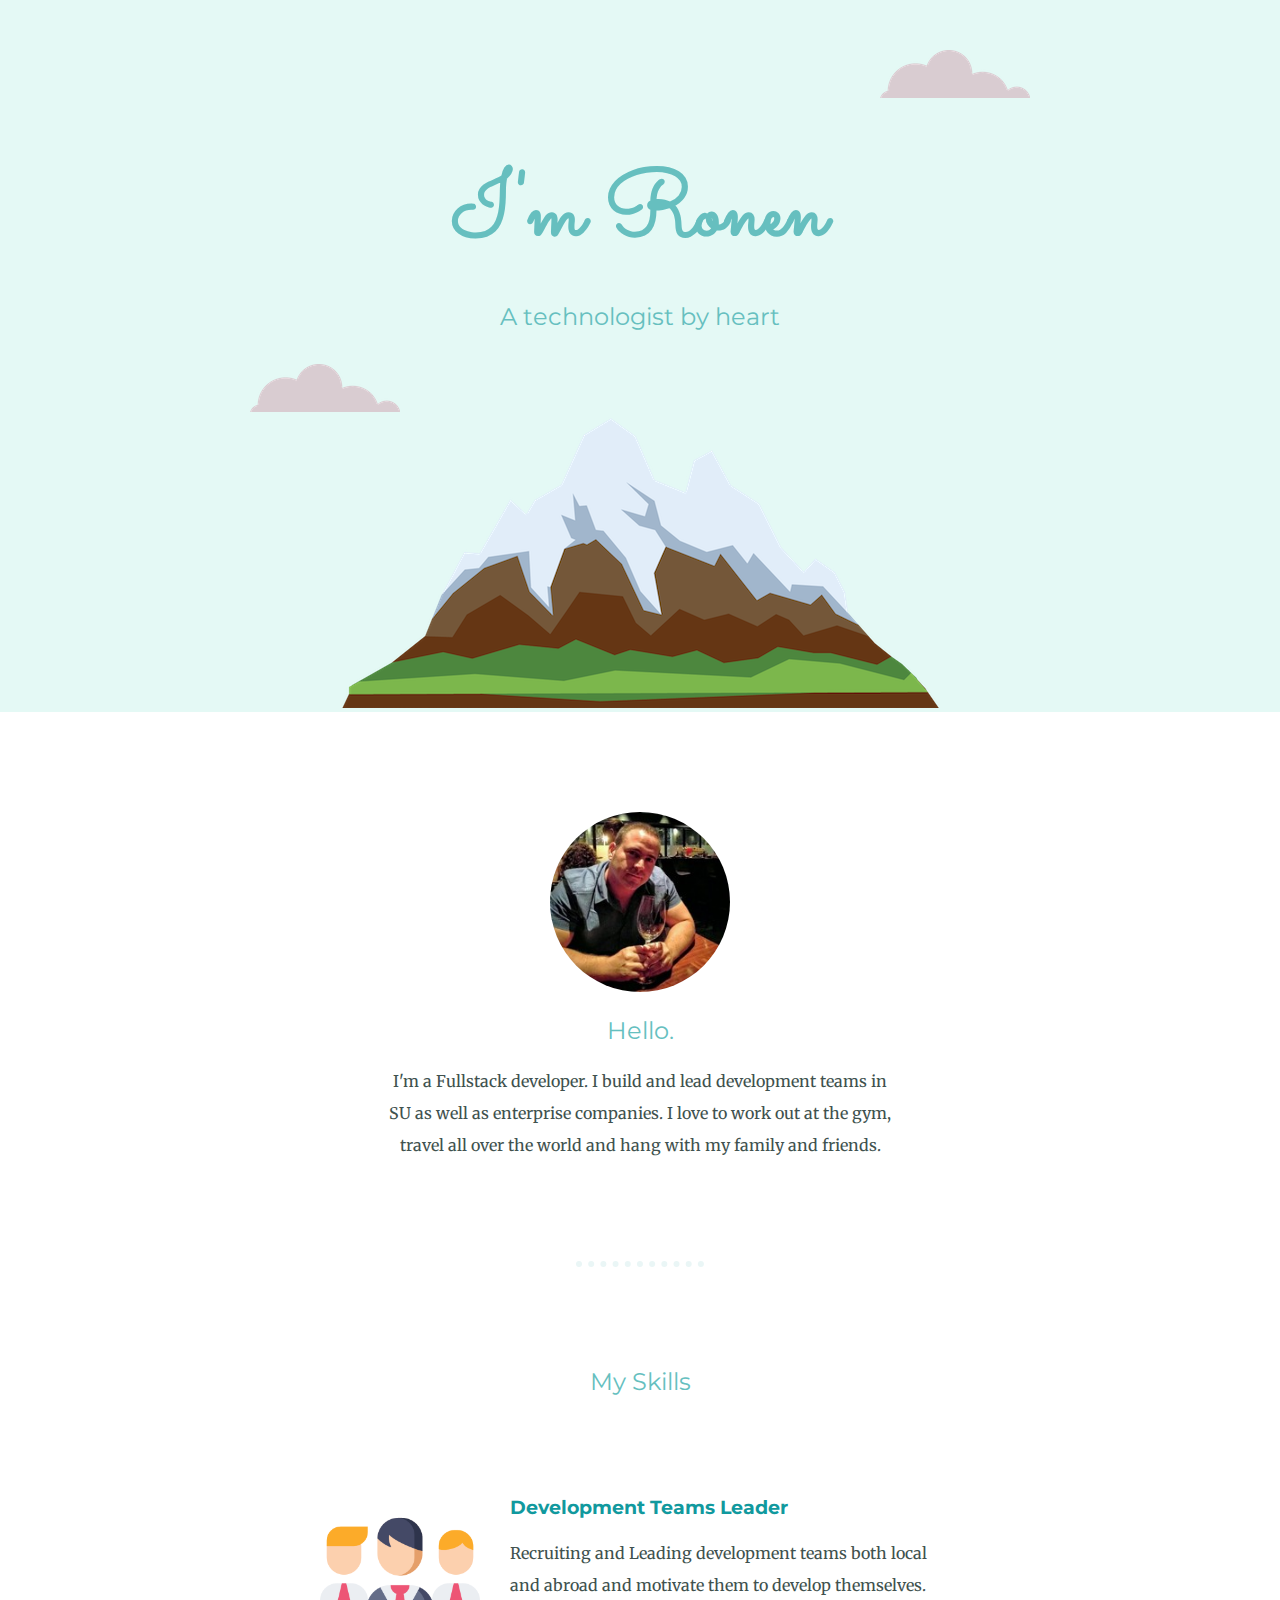
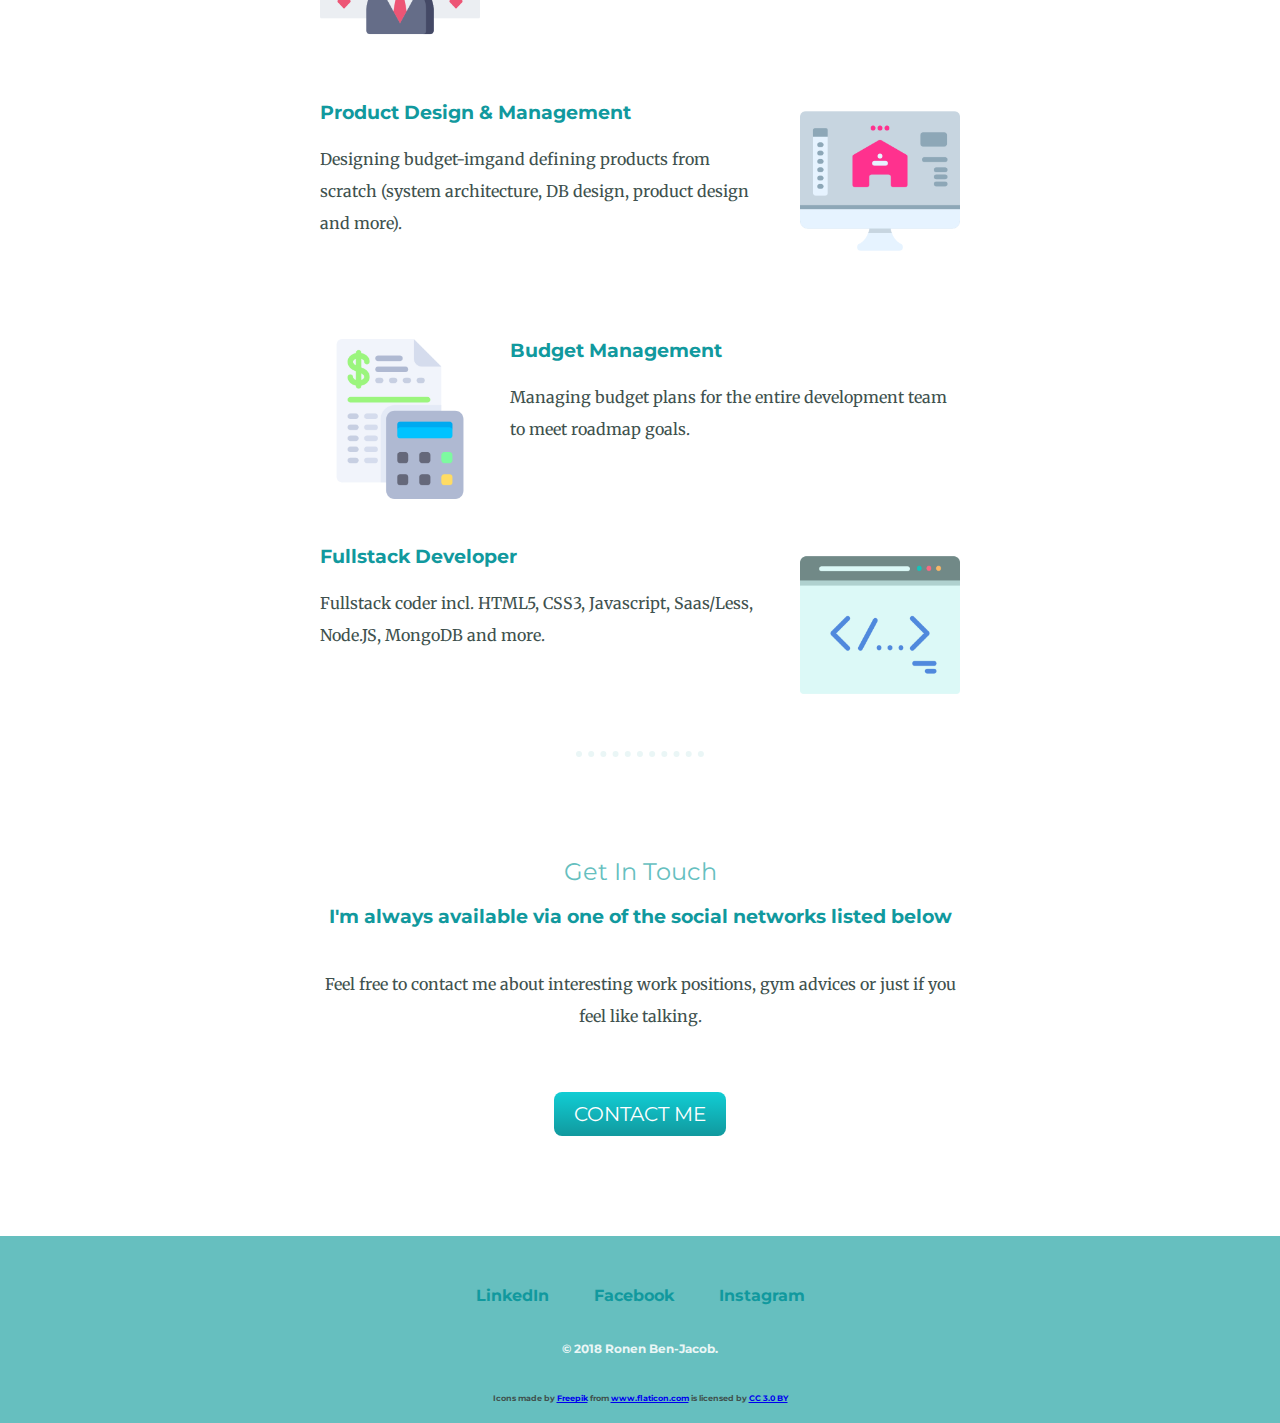
<file: index.html>
<!DOCTYPE html>
<html lang="en">

<head>
    <meta charset="UTF-8">
    <meta name="viewport" content="width=device-width, initial-scale=1.0">
    <meta http-equiv="X-UA-Compatible" content="ie=edge">
    <link rel="stylesheet" href="css/styles.css">
    <link rel="icon" href="favicon.ico">
    <link href="https://fonts.googleapis.com/css?family=Merriweather|Montserrat|Sacramento" rel="stylesheet">
    <title>Ronen Ben-Jacob</title>
</head>

<body>
    <div class="top-container">
        <img class="top-cloud" src="images/cloud.png" alt="cloud-img">
        <h1>I'm Ronen</h1>
        <h2>A technologist by heart</h2>
        <img class="bottom-cloud" src="images/cloud.png" alt="cloud-img">
        <img src="images/mountain.png" alt="mountain-img">
    </div>
    <div class="middle-container">
        <div class="profile">
            <img src="images/ronenbenjacob.jpg" alt="Ronen Ben-Jacob img" class="profile-img">
            <h2>Hello.</h2>
            <p class="profile-desc">I'm a Fullstack developer. I build and lead development teams in SU as well as
                enterprise companies. I love to work out at the gym, travel all over the world and hang with my family
                and friends. </p>
        </div>
        <hr class="dotted-line">
        <div class="skills">
            <h2>My Skills</h2>
            <div class="skill-row">
                <img class="network-img" src="images/networking.png" alt="">
                <h3>Development Teams Leader</h3>
                <p>Recruiting and Leading development teams both local and abroad and motivate them to develop
                    themselves.</p>
            </div>
            <div class="skill-row">
                <img class="product-img" src="images/monitor.png" alt="Product Design img">
                <h3>Product Design & Management</h3>
                <p>Designing budget-imgand defining products from scratch (system architecture, DB design, product
                    design and
                    more).</p>
            </div>
            <div class="skill-row">
                <img class="budget-img" src="images/budget.png" alt="Budget Plan img">
                <h3>Budget Management</h3>
                <p>Managing budget plans for the entire development team to meet roadmap goals.</p>
            </div>
            <div class="skill-row">
                <img class="code-img" src="images/coding.png" alt="Coder img">
                <h3>Fullstack Developer</h3>
                <p>Fullstack coder incl. HTML5, CSS3, Javascript, Saas/Less, Node.JS, MongoDB and more.</p>
            </div>
        </div>
        <hr class="dotted-line">
        <div class="contact-me">
            <h2>Get In Touch</h2>
            <h3>I'm always available via one of the social networks listed below</h3>
            <p class="contact-msg">Feel free to contact me about interesting work positions, gym advices or just if you
                feel like talking.</p>
            <a class="contact-me-btn" href="mailto:ronen.benjacob@gmail.com">CONTACT ME</a>
        </div>
    </div>
    <div class="bottom-container">
        <a class="footer-link" href="https://www.linkedin.com/in/ronen-ben-jacob-44b6b8/">LinkedIn</a>
        <a class="footer-link" href="https://www.facebook.com/ronen.benjacob/">Facebook</a>
        <a class="footer-link" href="https://www.instagram.com/ronen.ben.jacob/">Instagram</a>
        <p class="footer-disclaimer">© 2018 Ronen Ben-Jacob.</p>
        <div class="icons-disclaimer">Icons made by <a href="https://www.flaticon.com/authors/freepik" title="Freepik">Freepik</a>
            from <a href="https://www.flaticon.com/" title="Flaticon">www.flaticon.com</a> is licensed by <a href="http://creativecommons.org/licenses/by/3.0/"
                title="Creative Commons BY 3.0" target="_blank">CC 3.0 BY</a>
        </div>
    </div>

</body>

</html>
</file>
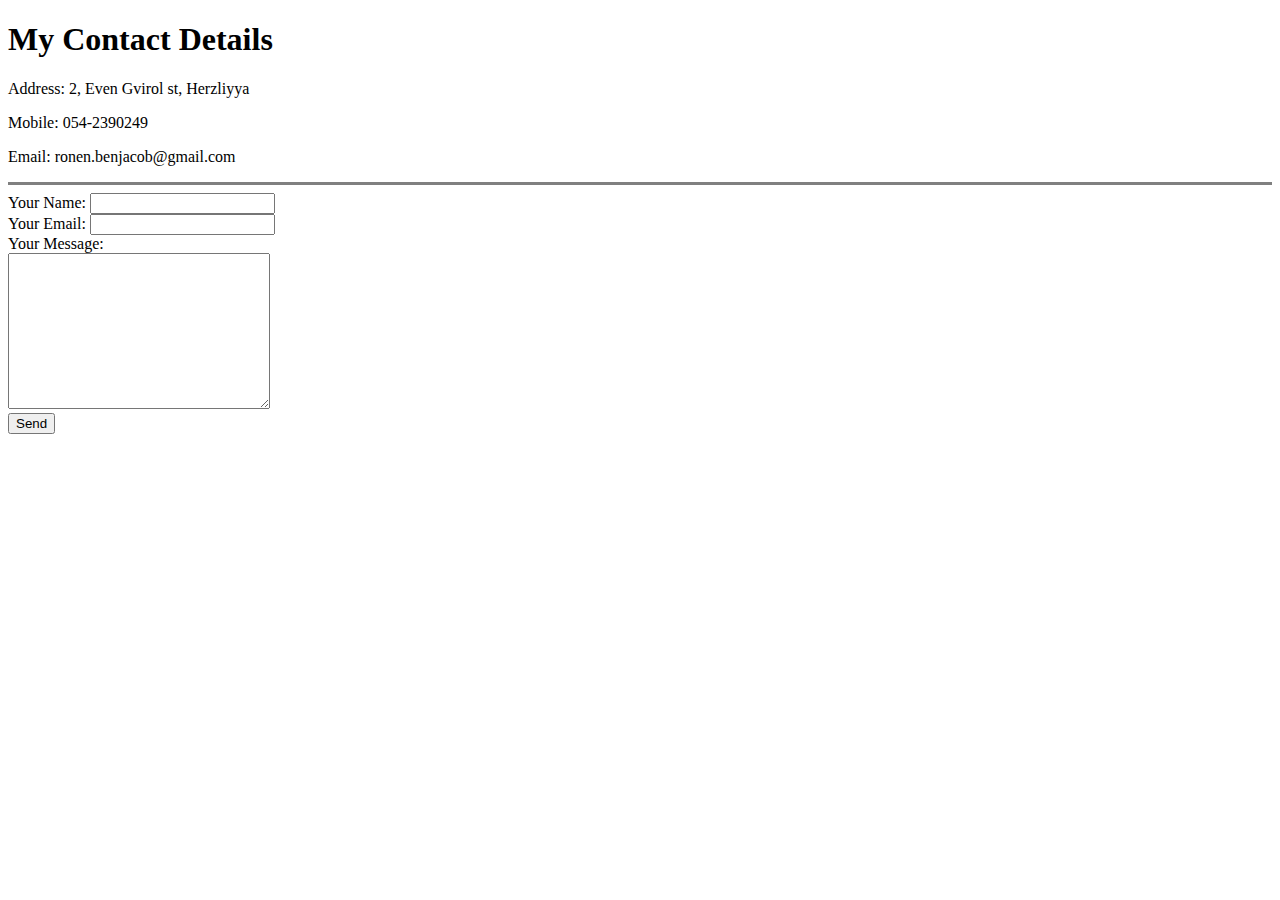
<file: contact-me.html>
<!DOCTYPE html>
<html lang="en">

<head>
    <meta charset="UTF-8">
    <meta name="viewport" content="width=device-width, initial-scale=1.0">
    <meta http-equiv="X-UA-Compatible" content="ie=edge">
    <title>Contact Me</title>
</head>

<body>
    <h1>My Contact Details</h1>
    <p>Address: 2, Even Gvirol st, Herzliyya</p>
    <p>Mobile: 054-2390249</p>
    <p>Email: ronen.benjacob@gmail.com</p>
    <hr noshade size="3">
    <form action="mailto:ronen.benjacob@gmail.com" method="POST" enctype="text/plain">
        <label>Your Name:</label>
        <input type="text" name="yourName" id="">
        <br>
        <label for="">Your Email:</label>
        <input type="email" name="yourEmail" id="">
        <br>
        <label for="">Your Message:</label>
        <br>
        <textarea name="yourMessage" id="" cols="30" rows="10"></textarea>
        <br>
        <input type="submit" value="Send">
    </form>
</body>

</html>
</file>
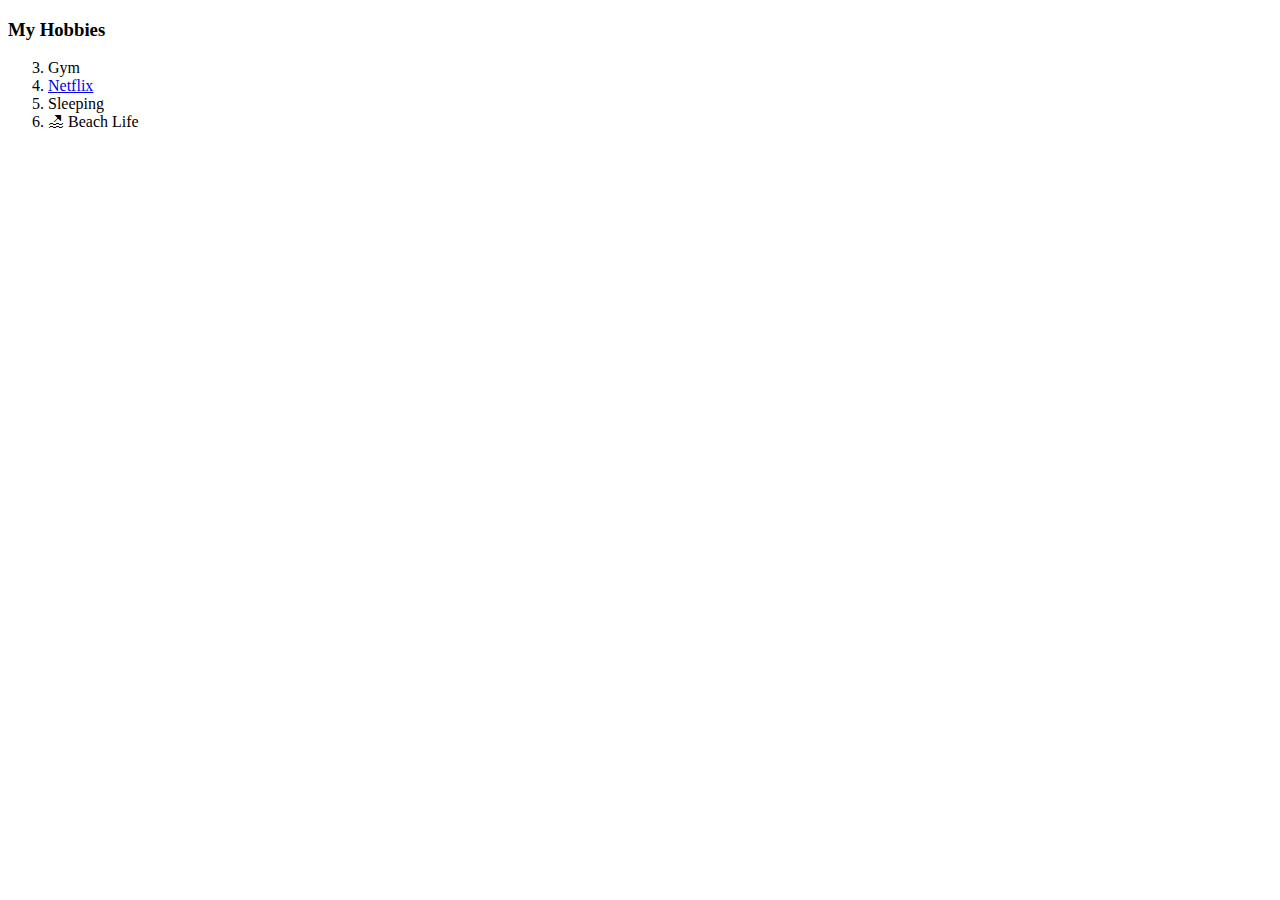
<file: hobbies.html>
<!DOCTYPE html>
<html lang="en">

<head>
    <meta charset="UTF-8">
    <meta name="viewport" content="width=device-width, initial-scale=1.0">
    <meta http-equiv="X-UA-Compatible" content="ie=edge">
    <title>My Hobbies</title>
</head>

<body>
    <h3>My Hobbies</h3>
    <ol start="3">
        <li>Gym</li>
        <li><a href="https://www.netflix.com/il-en/">Netflix</a></li>
        <li>Sleeping</li>
        <li>🏖 Beach Life</li>
    </ol>
</body>

</html>
</file>
<file: css/styles.css>
body {
    margin: 0;
    text-align: center;
    font-family: 'Merriweather', serif;
    color: #40514E;
}

h1 {
    margin-top: 0;
    font-family: 'Sacramento', cursive;
    font-size: 5.625rem;
    margin: 50px auto 0 auto;
    /*100%=1em=16px */
    color: #66BFBF;
}

h2 {
    color: #66BFBF;
    font-family: 'Montserrat', sans-serif;
    font-weight: normal;
}

h3 {
    color: #11999E;
    font-family: 'Montserrat', sans-serif;
}

.a {
    color: #11999E;
}

.top-container {
    background-color: #e4f9f5;
    position: relative;
    padding-top: 100px;
}

.bottom-cloud {
    position: absolute;
    bottom: 300px;
    left: 250px;
}

.top-cloud {
    position: absolute;
    right: 250px;
    top: 50px;
}

.profile-desc {
    width: 40%;
    margin: auto;
}

.profile-img {
    border-radius: 50%;
    width: 180px;
}

.dotted-line {
    border: none;
    border-bottom: 6px dotted #eaf6f6;
    width: 10%;
    margin: 100px auto;
}

.skills {
    margin: 50px 0;
}

.skill-row {
    width: 50%;
    margin: 100px auto 100px auto;
    text-align: left;
}

p {
    line-height: 2;
}

.network-img,
.budget-img,
.product-img,
.code-img {
    width: 25%;
}

.product-img,
.code-img {
    float: right;
    margin-left: 30px;
}

.network-img,
.budget-img {
    float: left;
    margin-right: 30px;
}

/* .product-desc,
.code-desc {
    clear: right;
}

.network-desc,
.budget-desc {
    clear: left;
} */

.contact-me {
    margin: 0 auto;
}

.contact-msg {
    width: 50%;
    margin: 40px auto 60px;
}

.contact-me-btn {
    background: #11999E;
    background-image: -webkit-linear-gradient(top, #11cdd4, #11999E);
    background-image: -moz-linear-gradient(top, #11cdd4, #11999E);
    background-image: -ms-linear-gradient(top, #11cdd4, #11999E);
    background-image: -o-linear-gradient(top, #11cdd4, #11999E);
    background-image: linear-gradient(to bottom, #11cdd4, #11999E);
    -webkit-border-radius: 28;
    -moz-border-radius: 28;
    border-radius: 8px;
    color: #ffffff;
    font-size: 20px;
    padding: 10px 20px 10px 20px;
    text-decoration: none;
    font-family: 'Montserrat', sans-serif;
    display: inline-block;
}

.contact-me-btn:hover {
    background: #3cb0fd;
    background-image: -webkit-linear-gradient(top, #30e3cb, #2cb4ad);
    background-image: -moz-linear-gradient(top, #30e3cb, #2cb4ad);
    background-image: -ms-linear-gradient(top, #30e3cb, #2cb4ad);
    background-image: -o-linear-gradient(top, #30e3cb, #2cb4ad);
    background-image: linear-gradient(to bottom, #30e3cb, #2cb4ad);
    text-decoration: none;
}

.middle-container {
    margin: 100px 0;
}

.bottom-container {
    background-color: #66BFBF;
    font-family: 'Montserrat', sans-serif;
    font-weight: bold;
    padding: 50px 0 20px;
    /*100%=1em=16px */
    margin-top: 50px;
}

.footer-link {
    color: #11999E;
    margin: 10px 20px;
    text-decoration: none;
}

.footer-link:hover {
    color: #eaf6f6;
}

.footer-disclaimer {
    color: #EAF6F6;
    font-size: 0.75rem;
    padding: 20px 0;
}

.icons-disclaimer {
    font-size: 0.5rem;
}
</file>
